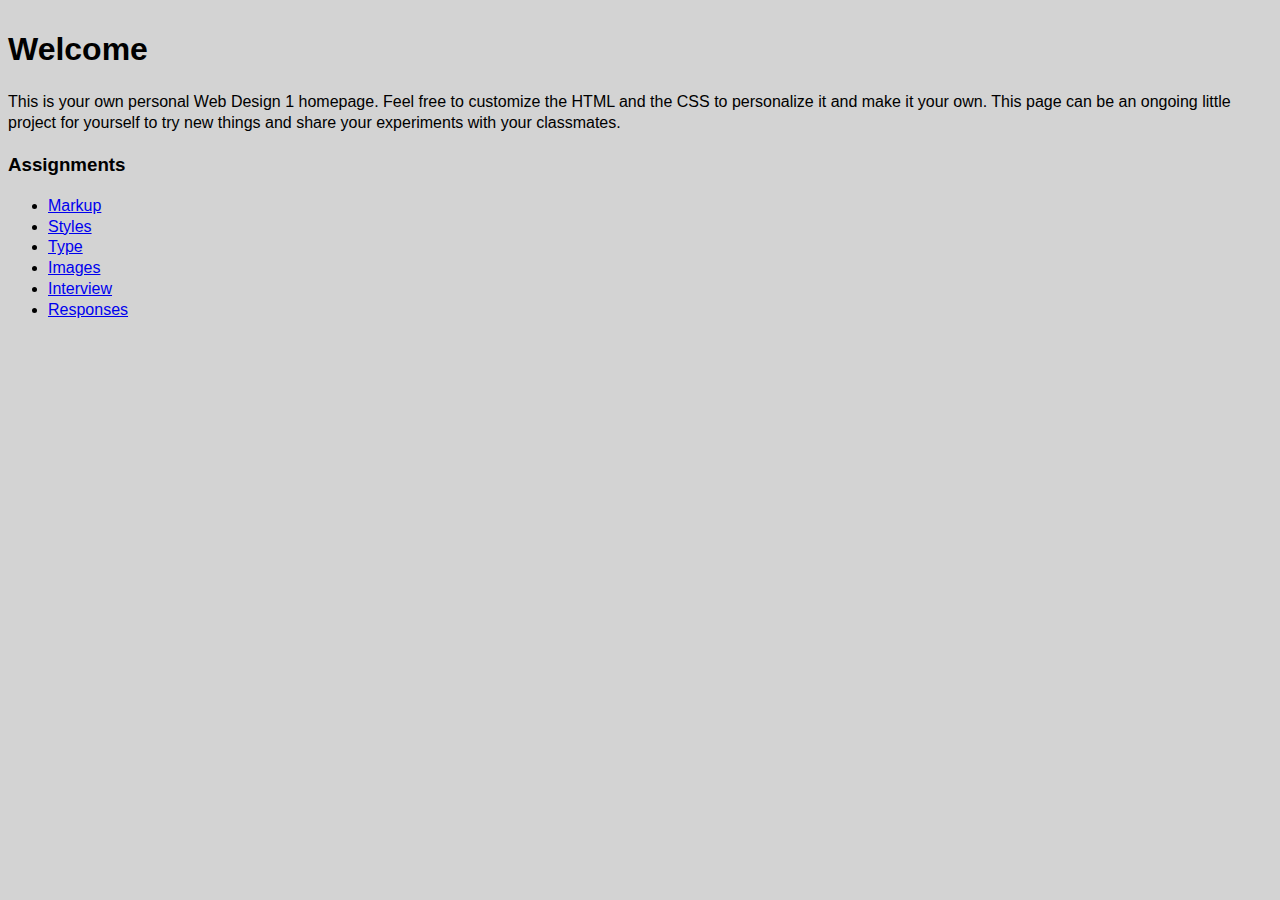
<file: index.html>
<!DOCTYPE html>
<head>
  <title>DSGN 1374</title>
  <link href="styles.css" rel="stylesheet">
</head>
<body>

  <h1>Welcome</h1>

  <p>This is your own personal Web Design 1 homepage. Feel free to customize the HTML and the CSS to personalize it and make it your own. This page can be an ongoing little project for yourself to try new things and share your experiments with your classmates.</p>

  <h3>Assignments</h3>
  <ul>
    <li>
      <a href="markup/index.html">Markup</a>
    </li>
    <li>
      <a href="styles/index.html">Styles</a>
    </li>
    <li>
      <a href="type/index.html">Type</a>
    </li>
    <li>
      <a href="images/index.html">Images</a>
    </li>
    <li>
      <a href="interview/index.html">Interview</a>
    </li>
    <li>
      <a href="responses/index.html">Responses</a>
    </li>
  </ul>

</body>
</file>
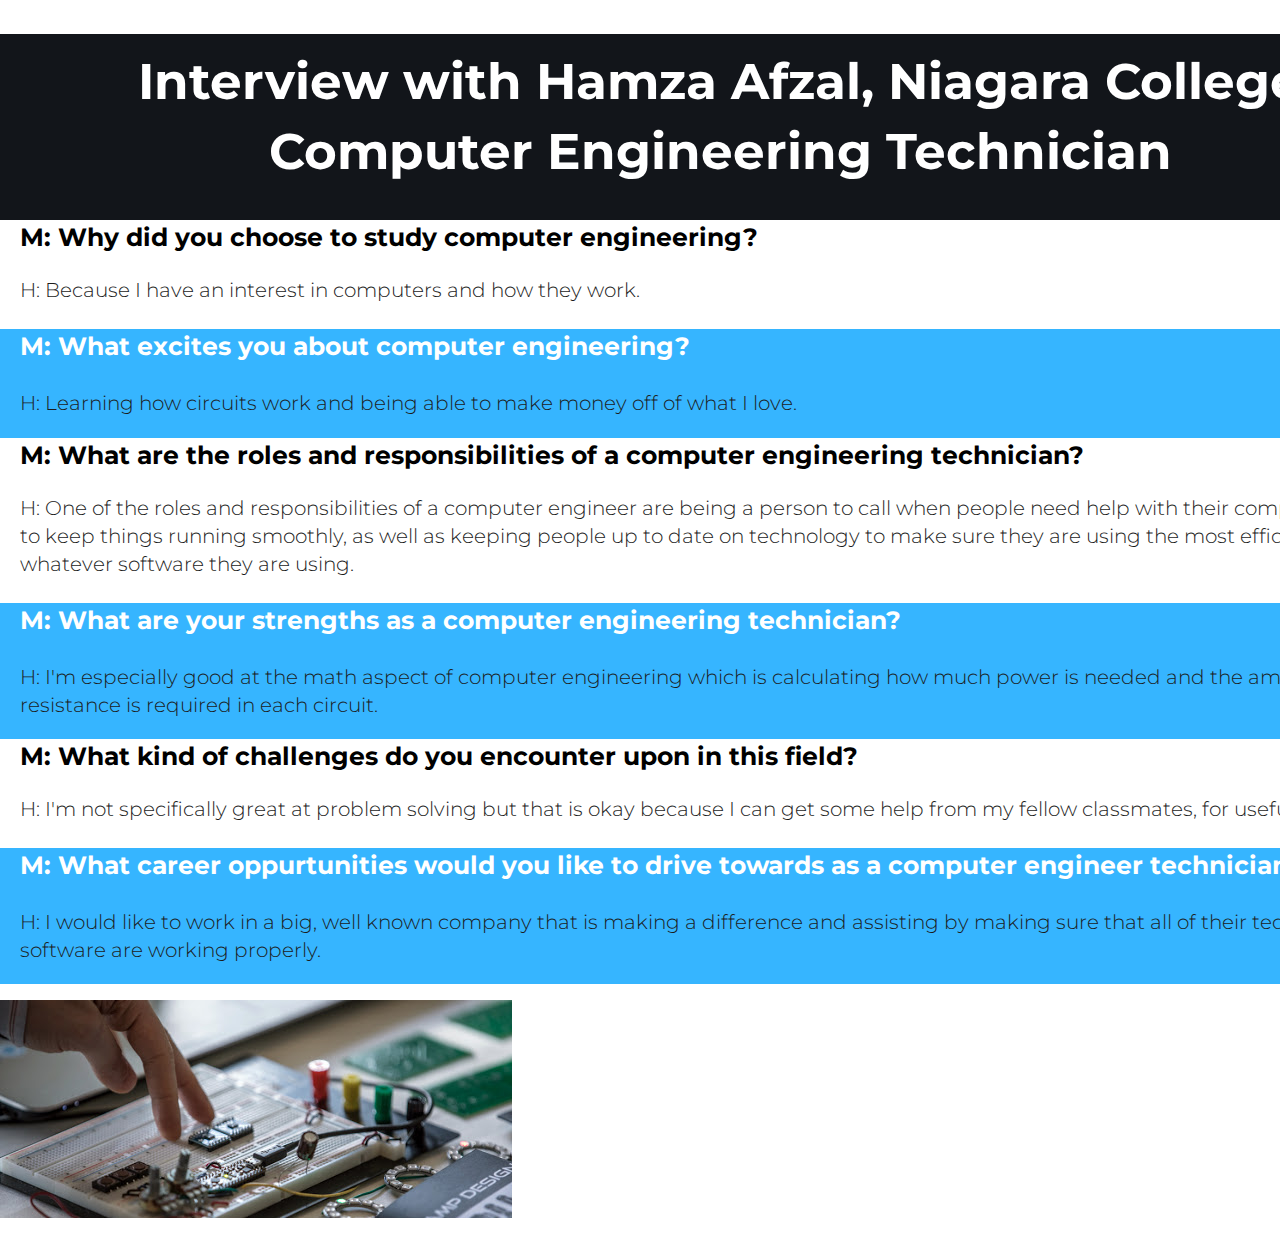
<file: interview/index.html>
<!DOCTYPE html>
<head>
	<title>Interview</title>
	<link rel="stylesheet" href="style.css">
	<link rel="preconnect" href="https://fonts.gstatic.com">
	<link href="https://fonts.googleapis.com/css2?family=Montserrat:wght@300;700&display=swap" rel="stylesheet">
	<meta name="viewport" content="width=device-width">
</head>
<body>
	<main>
	<div class="centering">
	<div class="header">
		
	<header>
		<h1>Interview with Hamza Afzal, 
		Niagara College Computer Engineering Technician</h1>

	<div class="inner_header1">


	<div class="questions">
		<h2>M: Why did you choose to study computer engineering?</h2>
	</div>
	
	<div class="answers">
		<p>H: Because I have an interest in computers and how they work.</p>
	</div>

	<div class="inner_header2">

	<div class="questions">
		<h3>M: What excites you about computer engineering?</h3>
	</div>
	
	<div class="answers">
		<p>H: Learning how circuits work and being able to make money off of what I love.</p>
	</div>

	<div class="inner_header1">
	
	<div class="questions">
		<h2>M: What are the roles and responsibilities of a computer engineering technician?</h2>
	</div>

	<div class="answers">
		<p>H: One of the roles and responsibilities of a computer engineer are being a person to call when people need help with their computer issues to keep things running smoothly, as well as keeping people up to date on technology to make sure they are using the most efficient version of whatever software they are using.</p>
	</div>

	<div class="inner_header2">

	<div class="questions">
		<h3>M: What are your strengths as a computer engineering technician?</h3>
	</div>
		
	<div class="answers">
		<p>H: I'm especially good at the math aspect of computer engineering which is calculating how much power is needed and the amount of resistance is required in each circuit.</p>
	</div>

	<div class="inner_header1">

	<div class="questions">
		<h2>M: What kind of challenges do you encounter upon in this field?</h2>
	</div>

	<div class="answers">
		<p>H: I'm not specifically great at problem solving but that is okay because I can get some help from my fellow classmates, for useful tips.</p>
	</div>

		<div class="inner_header2">

	<div class="questions">
		<h3>M: What career oppurtunities would you like to drive towards as a computer engineer technician?</h3>
	</div>

	<div class="answers">
		<p>H: I would like to work in a big, well known company that is making a difference and assisting by making sure that all of their technology and software are working properly.</p>
	</div>

	<div class="inner_header3">
	<img src="img/unnamed.jpg">









	</main>
</body>
</file>
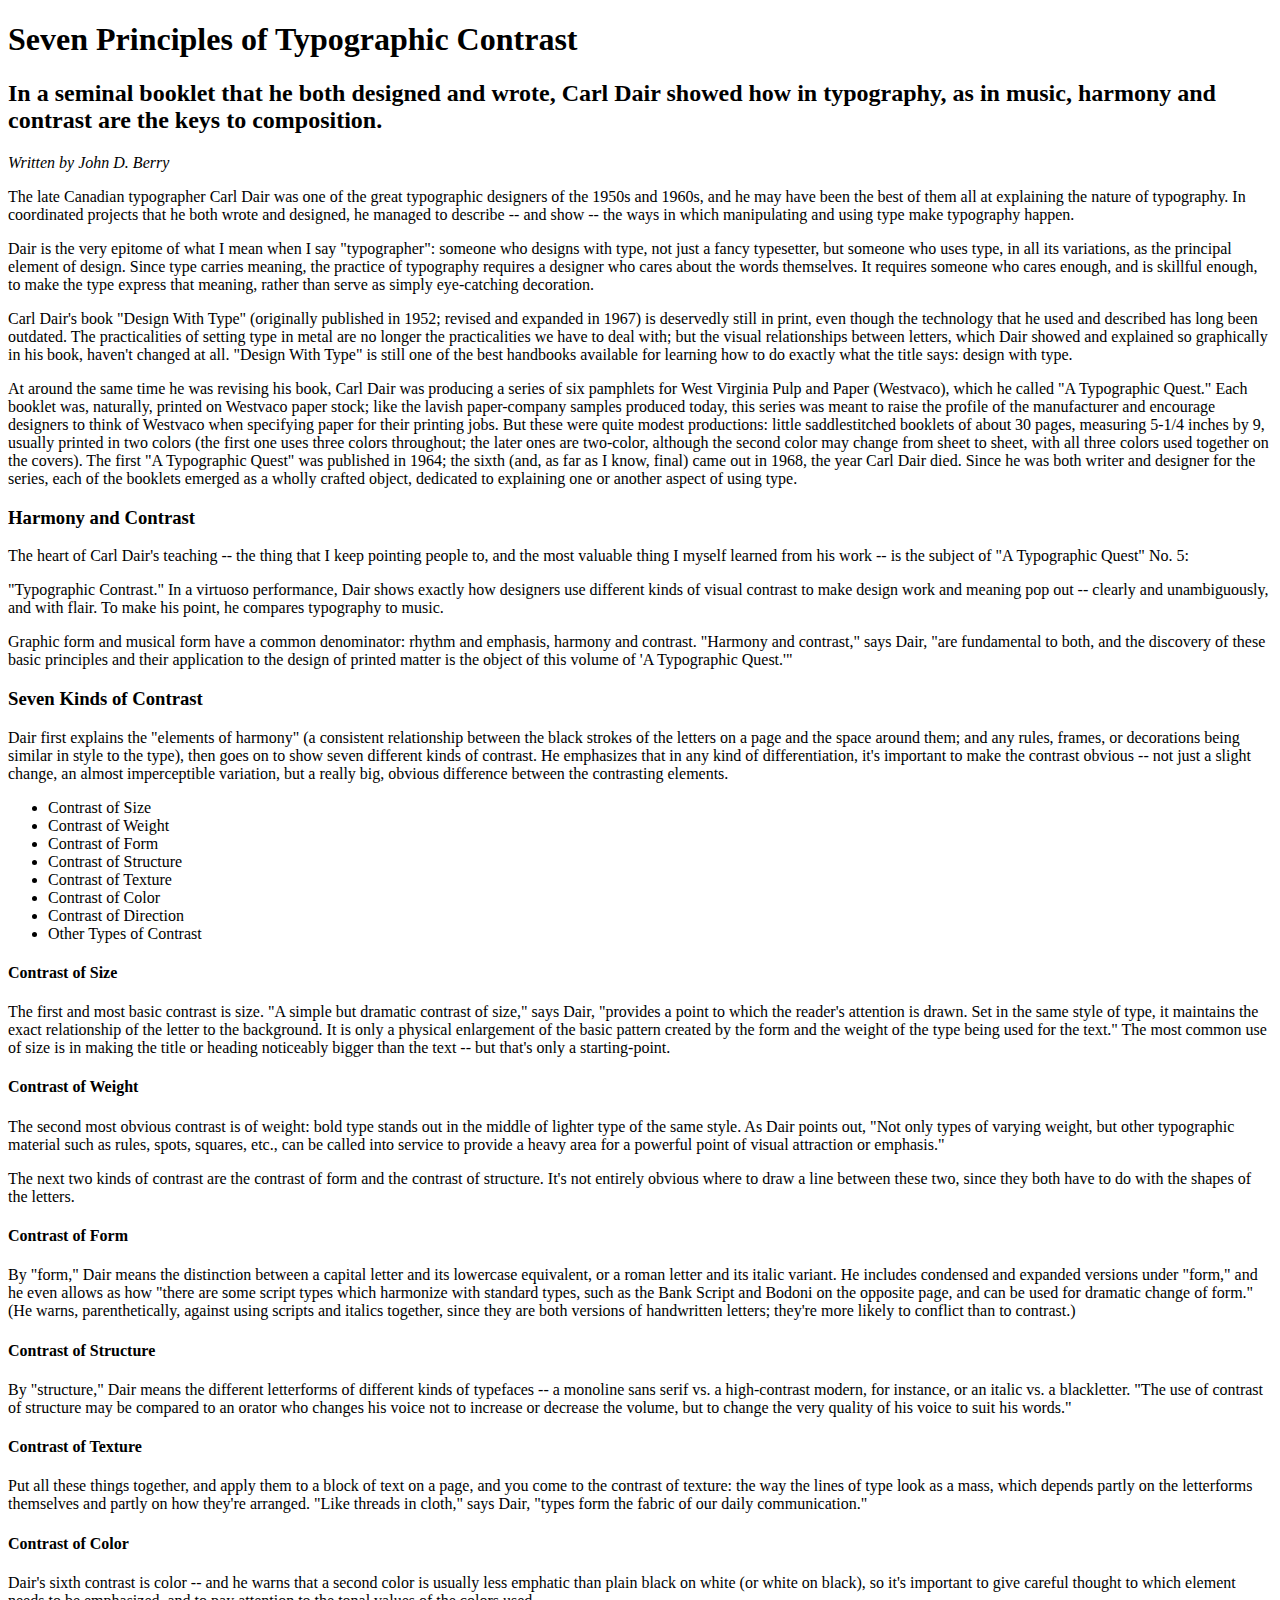
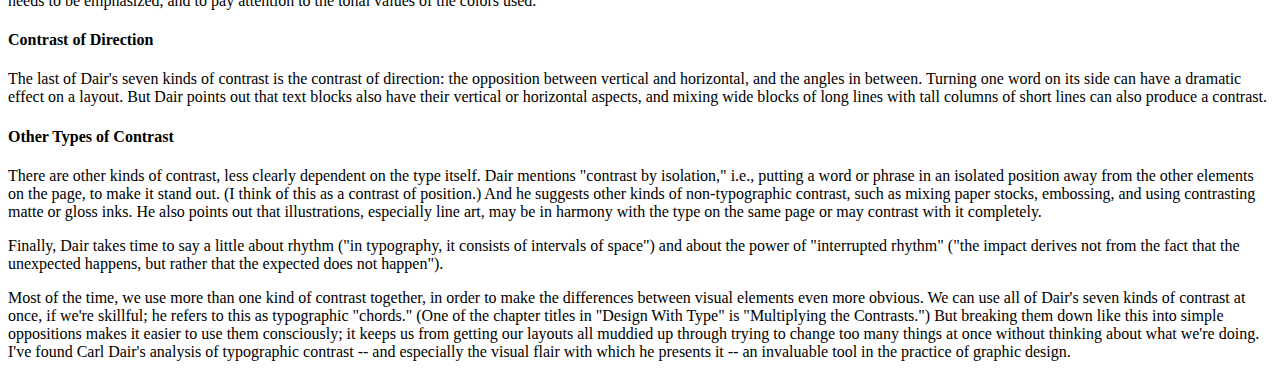
<file: markup/index.html>
<!DOCTYPE html>
<head>
	<title>Seven Principles of Typographic Contrast</title>
</head>
<body>

	<h1>Seven Principles of Typographic Contrast</h1>

	<h2>In a seminal booklet that he both designed and wrote, Carl Dair showed how in typography, as in music, harmony and contrast are the keys to composition.</h2>

	<em>Written by John D. Berry</em>

	<p>The late Canadian typographer Carl Dair was one of the great typographic designers of the 1950s and 1960s, and he may have been the best of them all at explaining the nature of typography. In coordinated projects that he both wrote and designed, he managed to describe -- and show -- the ways in which manipulating and using type make typography happen.</p>

	<p>Dair is the very epitome of what I mean when I say "typographer": someone who designs with type, not just a fancy typesetter, but someone who uses type, in all its variations, as the principal element of design. Since type carries meaning, the practice of typography requires a designer who cares about the words themselves. It requires someone who cares enough, and is skillful enough, to make the type express that meaning, rather than serve as simply eye-catching decoration.</p>

	<p>Carl Dair's book "Design With Type" (originally published in 1952; revised and expanded in 1967) is deservedly still in print, even though the technology that he used and described has long been outdated. The practicalities of setting type in metal are no longer the practicalities we have to deal with; but the visual relationships between letters, which Dair showed and explained so graphically in his book, haven't changed at all. "Design With Type" is still one of the best handbooks available for learning how to do exactly what the title says: design with type.</p>

	<p>At around the same time he was revising his book, Carl Dair was producing a series of six pamphlets for West Virginia Pulp and Paper (Westvaco), which he called "A Typographic Quest." Each booklet was, naturally, printed on Westvaco paper stock; like the lavish paper-company samples produced today, this series was meant to raise the profile of the manufacturer and encourage designers to think of Westvaco when specifying paper for their printing jobs. But these were quite modest productions: little saddlestitched booklets of about 30 pages, measuring 5-1/4 inches by 9, usually printed in two colors (the first one uses three colors throughout; the later ones are two-color, although the second color may change from sheet to sheet, with all three colors used together on the covers). The first "A Typographic Quest" was published in 1964; the sixth (and, as far as I know, final) came out in 1968, the year Carl Dair died. Since he was both writer and designer for the series, each of the booklets emerged as a wholly crafted object, dedicated to explaining one or another aspect of using type.</p>

	<h3>Harmony and Contrast</h3>

	<p>The heart of Carl Dair's teaching -- the thing that I keep pointing people to, and the most valuable thing I myself learned from his work -- is the subject of "A Typographic Quest" No. 5:</p> 

	<p>"Typographic Contrast." In a virtuoso performance, Dair shows exactly how designers use different kinds of visual contrast to make design work and meaning pop out -- clearly and unambiguously, and with flair. To make his point, he compares typography to music.</p>

	<p>Graphic form and musical form have a common denominator: rhythm and emphasis, harmony and contrast. "Harmony and contrast," says Dair, "are fundamental to both, and the discovery of these basic principles and their application to the design of printed matter is the object of this volume of 'A Typographic Quest.'"</p>

	<h3>Seven Kinds of Contrast</h3>

	<p>Dair first explains the "elements of harmony" (a consistent relationship between the black strokes of the letters on a page and the space around them; and any rules, frames, or decorations being similar in style to the type), then goes on to show seven different kinds of contrast. He emphasizes that in any kind of differentiation, it's important to make the contrast obvious -- not just a slight change, an almost imperceptible variation, but a really big, obvious difference between the contrasting elements.</p>

	<ul>
		<li>Contrast of Size</li>
		<li>Contrast of Weight</li>
		<li>Contrast of Form</li>
		<li>Contrast of Structure</li>
		<li>Contrast of Texture</li>
		<li>Contrast of Color</li>
		<li>Contrast of Direction</li>
		<li>Other Types of Contrast</li>
	</ul>

	<h4>Contrast of Size</h4>

	<p>The first and most basic contrast is size. "A simple but dramatic contrast of size," says Dair, "provides a point to which the reader's attention is drawn. Set in the same style of type, it maintains the exact relationship of the letter to the background. It is only a physical enlargement of the basic pattern created by the form and the weight of the type being used for the text." The most common use of size is in making the title or heading noticeably bigger than the text -- but that's only a starting-point.</p>

	<h4>Contrast of Weight</h4>

	<p>The second most obvious contrast is of weight: bold type stands out in the middle of lighter type of the same style. As Dair points out, "Not only types of varying weight, but other typographic material such as rules, spots, squares, etc., can be called into service to provide a heavy area for a powerful point of visual attraction or emphasis."</p>

	<p>The next two kinds of contrast are the contrast of form and the contrast of structure. It's not entirely obvious where to draw a line between these two, since they both have to do with the shapes of the letters.</p>

	<h4>Contrast of Form</h4>

	<p>By "form," Dair means the distinction between a capital letter and its lowercase equivalent, or a roman letter and its italic variant. He includes condensed and expanded versions under "form," and he even allows as how "there are some script types which harmonize with standard types, such as the Bank Script and Bodoni on the opposite page, and can be used for dramatic change of form." (He warns, parenthetically, against using scripts and italics together, since they are both versions of handwritten letters; they're more likely to conflict than to contrast.)

	<h4>Contrast of Structure</h4>

	<p>By "structure," Dair means the different letterforms of different kinds of typefaces -- a monoline sans serif vs. a high-contrast modern, for instance, or an italic vs. a blackletter. "The use of contrast of structure may be compared to an orator who changes his voice not to increase or decrease the volume, but to change the very quality of his voice to suit his words."</p>

	<h4>Contrast of Texture</h4>

	<p>Put all these things together, and apply them to a block of text on a page, and you come to the contrast of texture: the way the lines of type look as a mass, which depends partly on the letterforms themselves and partly on how they're arranged. "Like threads in cloth," says Dair, "types form the fabric of our daily communication."</p>

	<h4>Contrast of Color</h4>

	<p>Dair's sixth contrast is color -- and he warns that a second color is usually less emphatic than plain black on white (or white on black), so it's important to give careful thought to which element needs to be emphasized, and to pay attention to the tonal values of the colors used.</p>

	<h4>Contrast of Direction</h4>

	<p>The last of Dair's seven kinds of contrast is the contrast of direction: the opposition between vertical and horizontal, and the angles in between. Turning one word on its side can have a dramatic effect on a layout. But Dair points out that text blocks also have their vertical or horizontal aspects, and mixing wide blocks of long lines with tall columns of short lines can also produce a contrast.</p>

	<h4>Other Types of Contrast</h4>

	<p>There are other kinds of contrast, less clearly dependent on the type itself. Dair mentions "contrast by isolation," i.e., putting a word or phrase in an isolated position away from the other elements on the page, to make it stand out. (I think of this as a contrast of position.) And he suggests other kinds of non-typographic contrast, such as mixing paper stocks, embossing, and using contrasting matte or gloss inks. He also points out that illustrations, especially line art, may be in harmony with the type on the same page or may contrast with it completely.</p>

	<p>Finally, Dair takes time to say a little about rhythm ("in typography, it consists of intervals of space") and about the power of "interrupted rhythm" ("the impact derives not from the fact that the unexpected happens, but rather that the expected does not happen").</p>

	<p>Most of the time, we use more than one kind of contrast together, in order to make the differences between visual elements even more obvious. We can use all of Dair's seven kinds of contrast at once, if we're skillful; he refers to this as typographic "chords." (One of the chapter titles in "Design With Type" is "Multiplying the Contrasts.") But breaking them down like this into simple oppositions makes it easier to use them consciously; it keeps us from getting our layouts all muddied up through trying to change too many things at once without thinking about what we're doing. I've found Carl Dair's analysis of typographic contrast -- and especially the visual flair with which he presents it -- an invaluable tool in the practice of graphic design.</p>





</body>
</file>
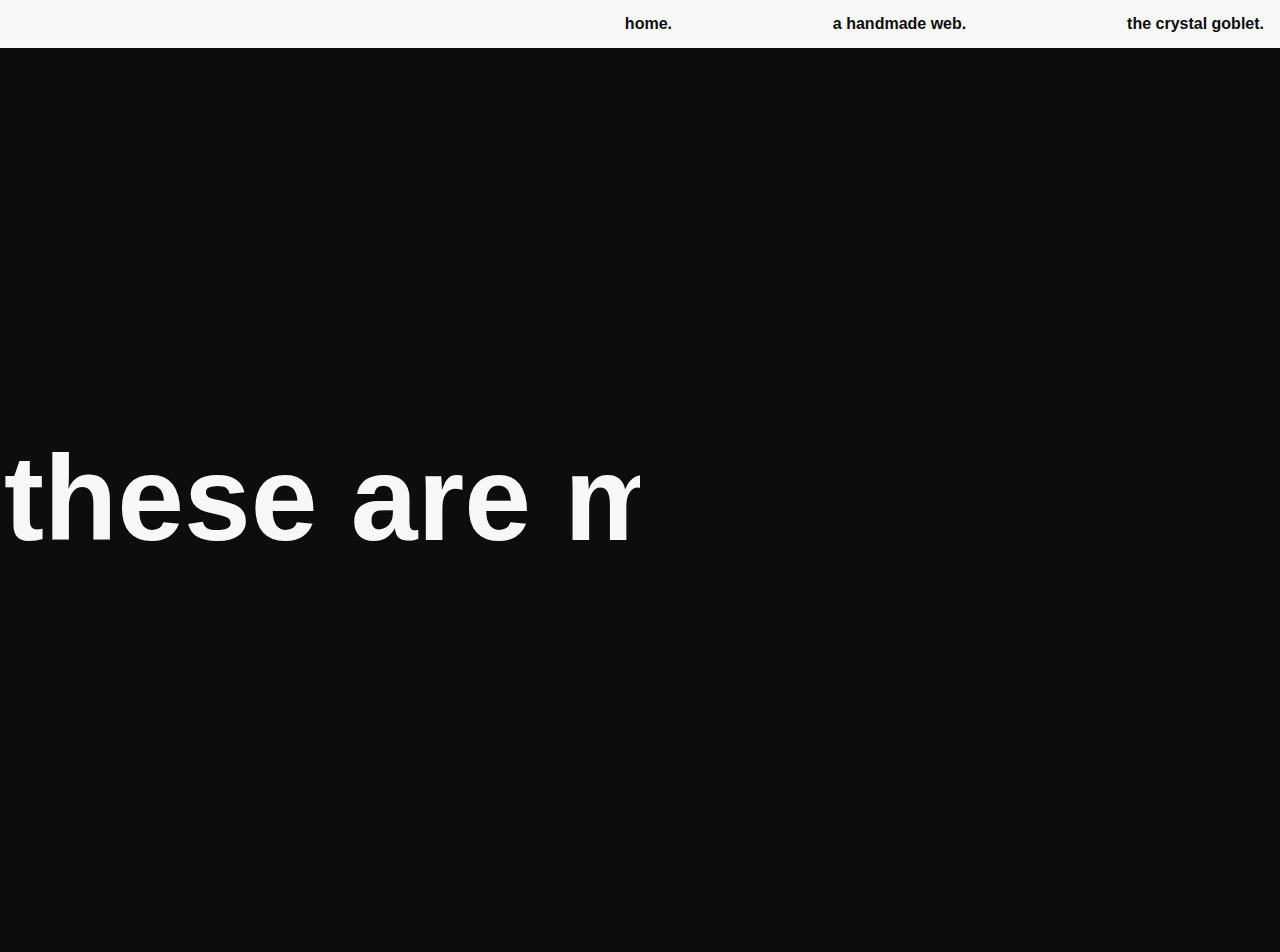
<file: responses/index.html>
<!DOCTYPE html>
<head>
	<title>Responses</title>
	<link rel="stylesheet" href="style.css">
	<meta name="viewport" content="width=device-width">
</head>
<body>
	
		<!-- site header -->
	<header>

		<nav>
			<a href="index.html">home.</a>
			<a href="response1.html"> a handmade web.</a>
			<a href="response2.html"> the crystal goblet.</a>
		</nav>
		
	</header>
	<!-- /end site header -->

	<main>

	<div class="grid">

			<div class="item">
				<h1> these are my responses.</h1>
				
		
				
			
        </div>  
    </h2>


			</div> <!-- /end item -->

		</div> <!-- /end grid -->

	</main>
</body>
</file>
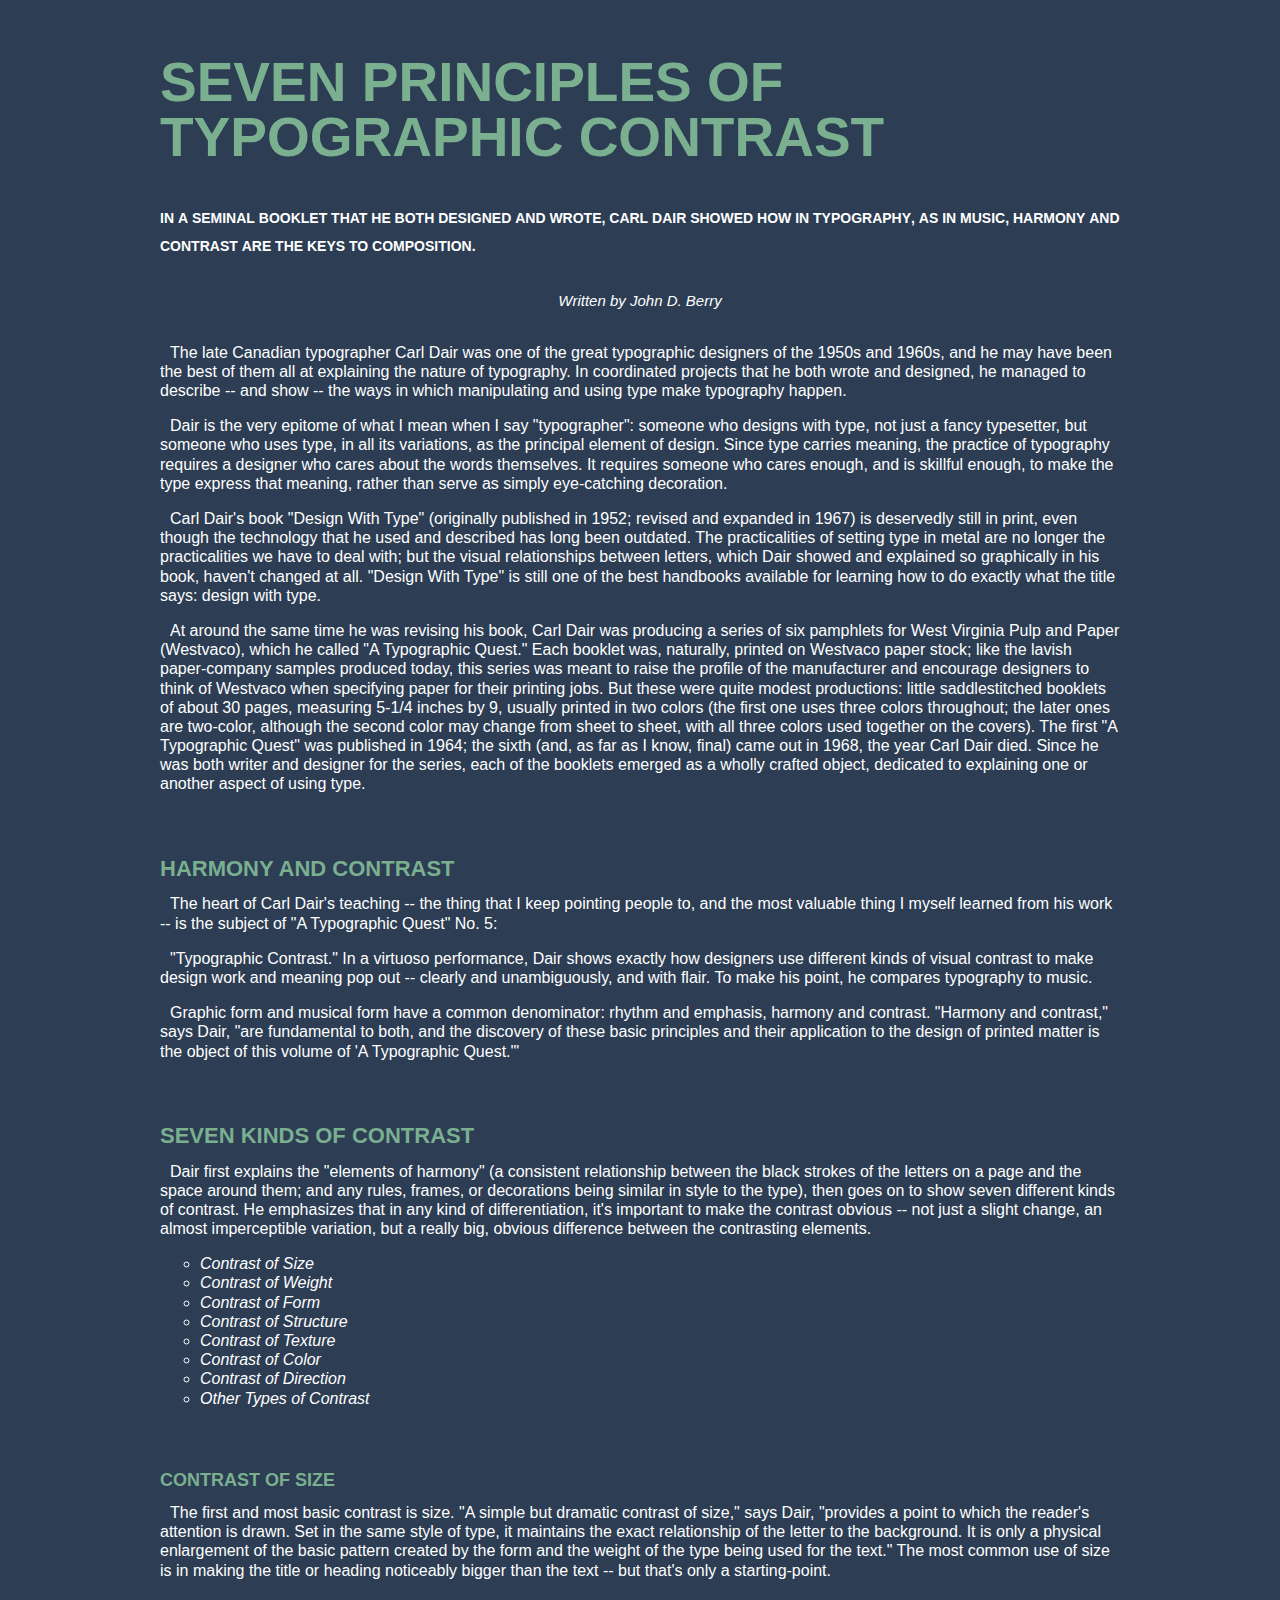
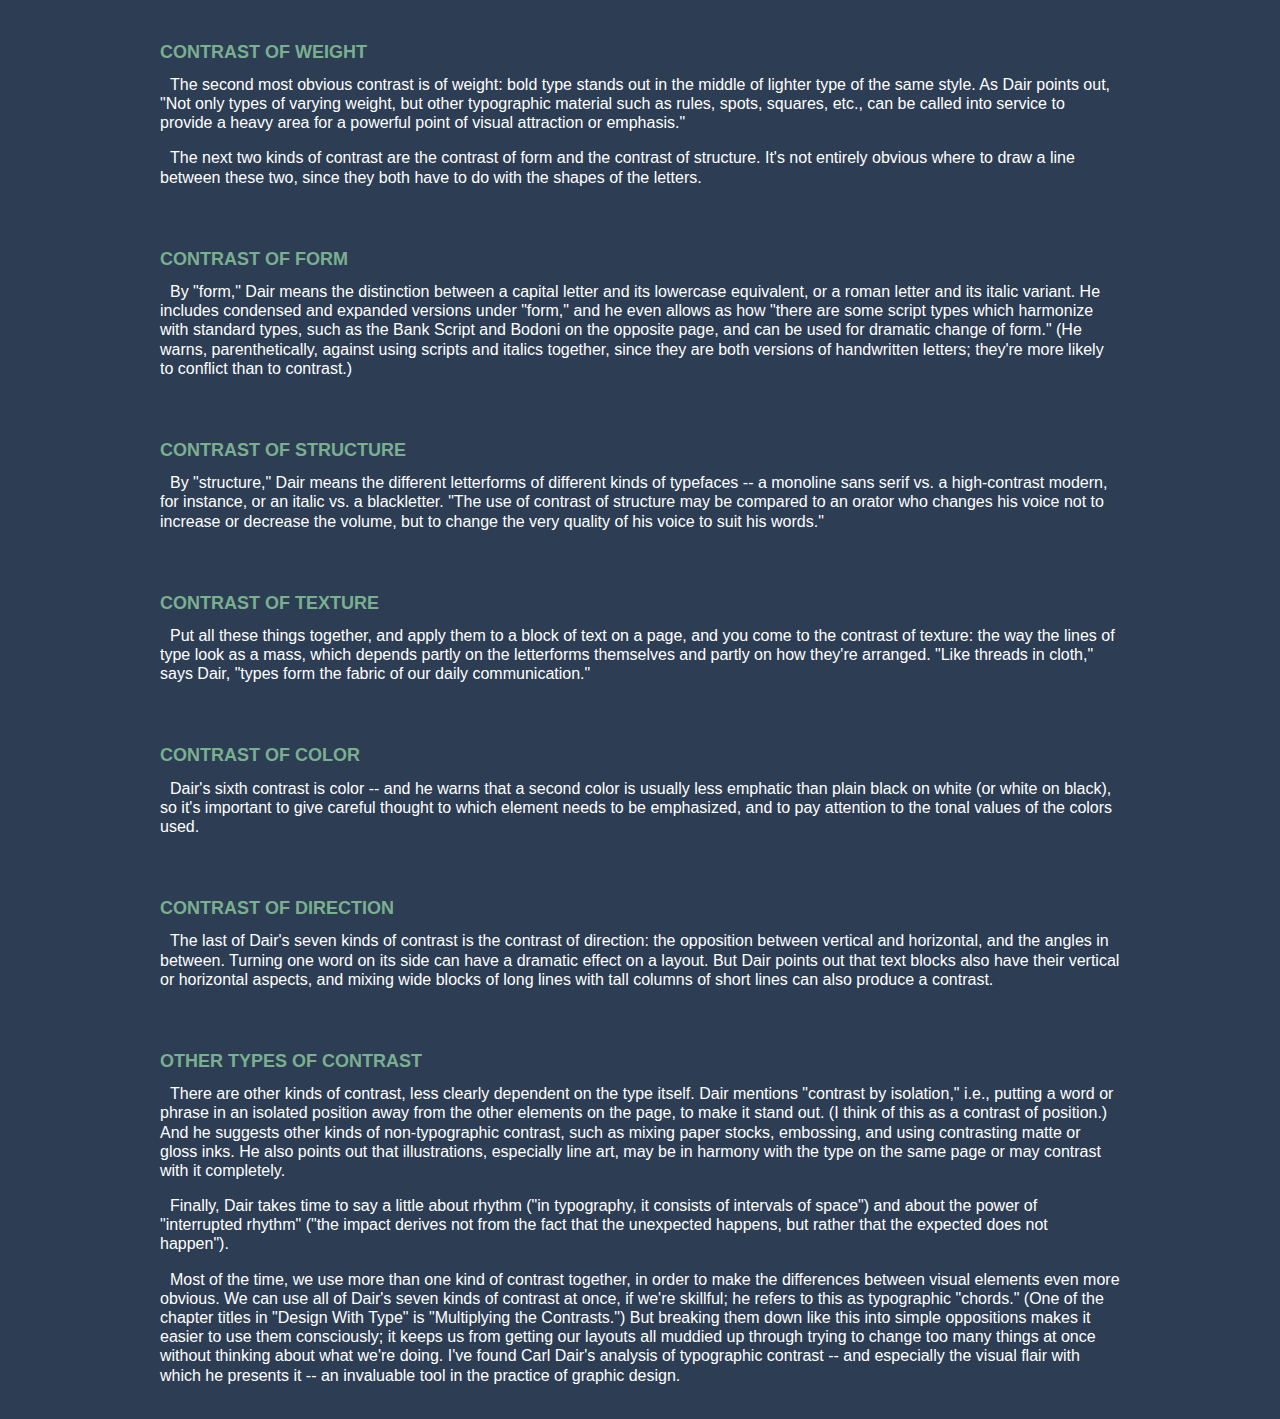
<file: styles/index.html>
<!DOCTYPE html>
<head>
	<title>Seven Principles of Typographic Contrast</title>
	<link rel="stylesheet" href="style.css">
</head>
<body>

	<h1>Seven Principles of Typographic Contrast</h1>

	<h2>In a seminal booklet that he both designed and wrote, Carl Dair showed how in typography, as in music, harmony and contrast are the keys to composition.</h2>

	<em>Written by John D. Berry</em>

	<p>The late Canadian typographer Carl Dair was one of the great typographic designers of the 1950s and 1960s, and he may have been the best of them all at explaining the nature of typography. In coordinated projects that he both wrote and designed, he managed to describe -- and show -- the ways in which manipulating and using type make typography happen.</p>

	<p>Dair is the very epitome of what I mean when I say "typographer": someone who designs with type, not just a fancy typesetter, but someone who uses type, in all its variations, as the principal element of design. Since type carries meaning, the practice of typography requires a designer who cares about the words themselves. It requires someone who cares enough, and is skillful enough, to make the type express that meaning, rather than serve as simply eye-catching decoration.</p>

	<p>Carl Dair's book "Design With Type" (originally published in 1952; revised and expanded in 1967) is deservedly still in print, even though the technology that he used and described has long been outdated. The practicalities of setting type in metal are no longer the practicalities we have to deal with; but the visual relationships between letters, which Dair showed and explained so graphically in his book, haven't changed at all. "Design With Type" is still one of the best handbooks available for learning how to do exactly what the title says: design with type.</p>

	<p>At around the same time he was revising his book, Carl Dair was producing a series of six pamphlets for West Virginia Pulp and Paper (Westvaco), which he called "A Typographic Quest." Each booklet was, naturally, printed on Westvaco paper stock; like the lavish paper-company samples produced today, this series was meant to raise the profile of the manufacturer and encourage designers to think of Westvaco when specifying paper for their printing jobs. But these were quite modest productions: little saddlestitched booklets of about 30 pages, measuring 5-1/4 inches by 9, usually printed in two colors (the first one uses three colors throughout; the later ones are two-color, although the second color may change from sheet to sheet, with all three colors used together on the covers). The first "A Typographic Quest" was published in 1964; the sixth (and, as far as I know, final) came out in 1968, the year Carl Dair died. Since he was both writer and designer for the series, each of the booklets emerged as a wholly crafted object, dedicated to explaining one or another aspect of using type.</p>

	<h3>Harmony and Contrast</h3>

	<p>The heart of Carl Dair's teaching -- the thing that I keep pointing people to, and the most valuable thing I myself learned from his work -- is the subject of "A Typographic Quest" No. 5:</p> 

	<p>"Typographic Contrast." In a virtuoso performance, Dair shows exactly how designers use different kinds of visual contrast to make design work and meaning pop out -- clearly and unambiguously, and with flair. To make his point, he compares typography to music.</p>

	<p>Graphic form and musical form have a common denominator: rhythm and emphasis, harmony and contrast. "Harmony and contrast," says Dair, "are fundamental to both, and the discovery of these basic principles and their application to the design of printed matter is the object of this volume of 'A Typographic Quest.'"</p>

	<h3>Seven Kinds of Contrast</h3>

	<p>Dair first explains the "elements of harmony" (a consistent relationship between the black strokes of the letters on a page and the space around them; and any rules, frames, or decorations being similar in style to the type), then goes on to show seven different kinds of contrast. He emphasizes that in any kind of differentiation, it's important to make the contrast obvious -- not just a slight change, an almost imperceptible variation, but a really big, obvious difference between the contrasting elements.</p>

	<ul>
		<li>Contrast of Size</li>
		<li>Contrast of Weight</li>
		<li>Contrast of Form</li>
		<li>Contrast of Structure</li>
		<li>Contrast of Texture</li>
		<li>Contrast of Color</li>
		<li>Contrast of Direction</li>
		<li>Other Types of Contrast</li>
	</ul>

	<h4>Contrast of Size</h4>

	<p>The first and most basic contrast is size. "A simple but dramatic contrast of size," says Dair, "provides a point to which the reader's attention is drawn. Set in the same style of type, it maintains the exact relationship of the letter to the background. It is only a physical enlargement of the basic pattern created by the form and the weight of the type being used for the text." The most common use of size is in making the title or heading noticeably bigger than the text -- but that's only a starting-point.</p>

	<h4>Contrast of Weight</h4>

	<p>The second most obvious contrast is of weight: bold type stands out in the middle of lighter type of the same style. As Dair points out, "Not only types of varying weight, but other typographic material such as rules, spots, squares, etc., can be called into service to provide a heavy area for a powerful point of visual attraction or emphasis."</p>

	<p>The next two kinds of contrast are the contrast of form and the contrast of structure. It's not entirely obvious where to draw a line between these two, since they both have to do with the shapes of the letters.</p>

	<h4>Contrast of Form</h4>

	<p>By "form," Dair means the distinction between a capital letter and its lowercase equivalent, or a roman letter and its italic variant. He includes condensed and expanded versions under "form," and he even allows as how "there are some script types which harmonize with standard types, such as the Bank Script and Bodoni on the opposite page, and can be used for dramatic change of form." (He warns, parenthetically, against using scripts and italics together, since they are both versions of handwritten letters; they're more likely to conflict than to contrast.)

	<h4>Contrast of Structure</h4>

	<p>By "structure," Dair means the different letterforms of different kinds of typefaces -- a monoline sans serif vs. a high-contrast modern, for instance, or an italic vs. a blackletter. "The use of contrast of structure may be compared to an orator who changes his voice not to increase or decrease the volume, but to change the very quality of his voice to suit his words."</p>

	<h4>Contrast of Texture</h4>

	<p>Put all these things together, and apply them to a block of text on a page, and you come to the contrast of texture: the way the lines of type look as a mass, which depends partly on the letterforms themselves and partly on how they're arranged. "Like threads in cloth," says Dair, "types form the fabric of our daily communication."</p>

	<h4>Contrast of Color</h4>

	<p>Dair's sixth contrast is color -- and he warns that a second color is usually less emphatic than plain black on white (or white on black), so it's important to give careful thought to which element needs to be emphasized, and to pay attention to the tonal values of the colors used.</p>

	<h4>Contrast of Direction</h4>

	<p>The last of Dair's seven kinds of contrast is the contrast of direction: the opposition between vertical and horizontal, and the angles in between. Turning one word on its side can have a dramatic effect on a layout. But Dair points out that text blocks also have their vertical or horizontal aspects, and mixing wide blocks of long lines with tall columns of short lines can also produce a contrast.</p>

	<h4>Other Types of Contrast</h4>

	<p>There are other kinds of contrast, less clearly dependent on the type itself. Dair mentions "contrast by isolation," i.e., putting a word or phrase in an isolated position away from the other elements on the page, to make it stand out. (I think of this as a contrast of position.) And he suggests other kinds of non-typographic contrast, such as mixing paper stocks, embossing, and using contrasting matte or gloss inks. He also points out that illustrations, especially line art, may be in harmony with the type on the same page or may contrast with it completely.</p>

	<p>Finally, Dair takes time to say a little about rhythm ("in typography, it consists of intervals of space") and about the power of "interrupted rhythm" ("the impact derives not from the fact that the unexpected happens, but rather that the expected does not happen").</p>

	<p>Most of the time, we use more than one kind of contrast together, in order to make the differences between visual elements even more obvious. We can use all of Dair's seven kinds of contrast at once, if we're skillful; he refers to this as typographic "chords." (One of the chapter titles in "Design With Type" is "Multiplying the Contrasts.") But breaking them down like this into simple oppositions makes it easier to use them consciously; it keeps us from getting our layouts all muddied up through trying to change too many things at once without thinking about what we're doing. I've found Carl Dair's analysis of typographic contrast -- and especially the visual flair with which he presents it -- an invaluable tool in the practice of graphic design.</p>
	
</body>
</file>
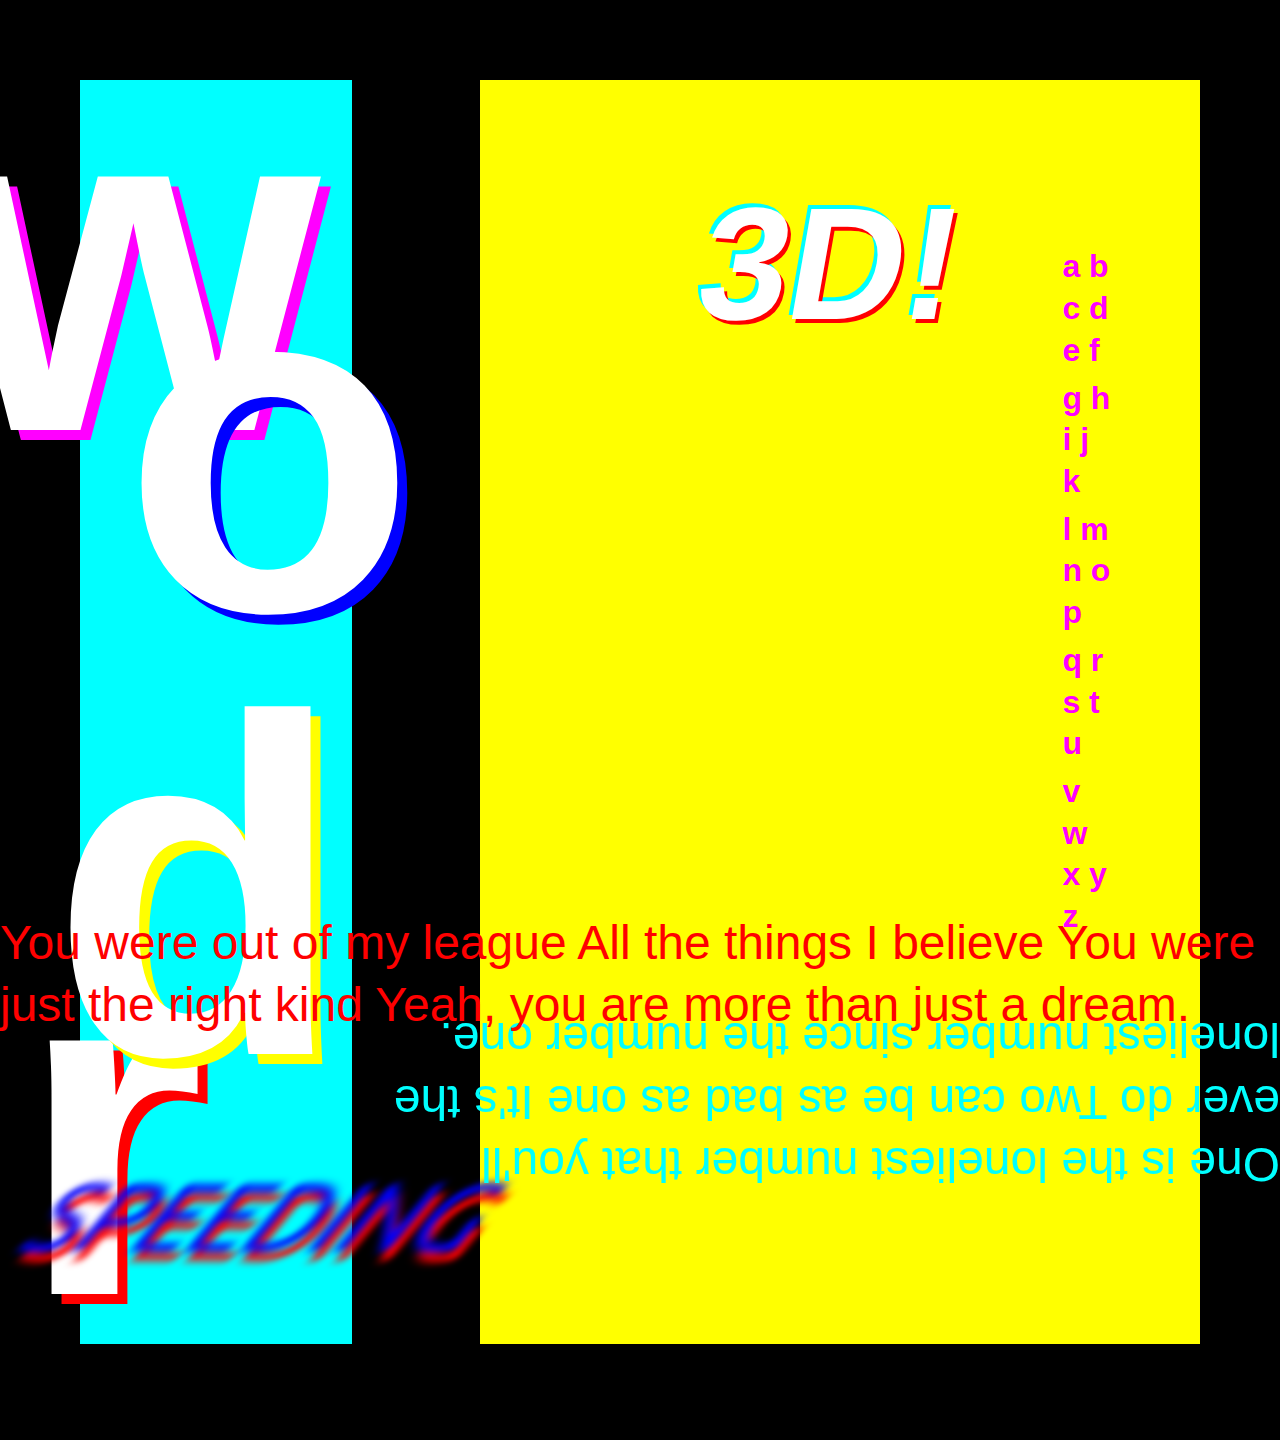
<file: type/index.html>
<!DOCTYPE html>
<head>
	<title>Type</title>
	<link rel="stylesheet" href="styles.css">
	<link href="https://fonts.googleapis.com/css2?family=Rokkitt&family=Ubuntu:wght@400;500;700&display=swap" rel="stylesheet">

</head>
<body>
	<main>
		<p class="alphabet"> a b c d e f </p>
		<p class="alphabet"> g h i j k </p>
		<p class="alphabet"> l m n o p </p>
		<p class="alphabet"> q r s t u </p>
		<p class="alphabet"> v w x y z </p>

		<h1>w</h1>
		
		<h2>o</h2>
		
		<h3>r</h3>
		
		<h4>d</h4>

		<p class="angled-blur">SPEEDING</p>

		<p class ="lyrics">One is the loneliest number that you'll ever do Two can be as bad as one
		It's the loneliest number since the number one.</p>

		<p class="cool">3D!</p>
	
		<p class="lyrics2">You were out of my league All the things I believe
		You were just the right kind
		Yeah, you are more than just a dream.</p>





	</main>
</body>
</file>
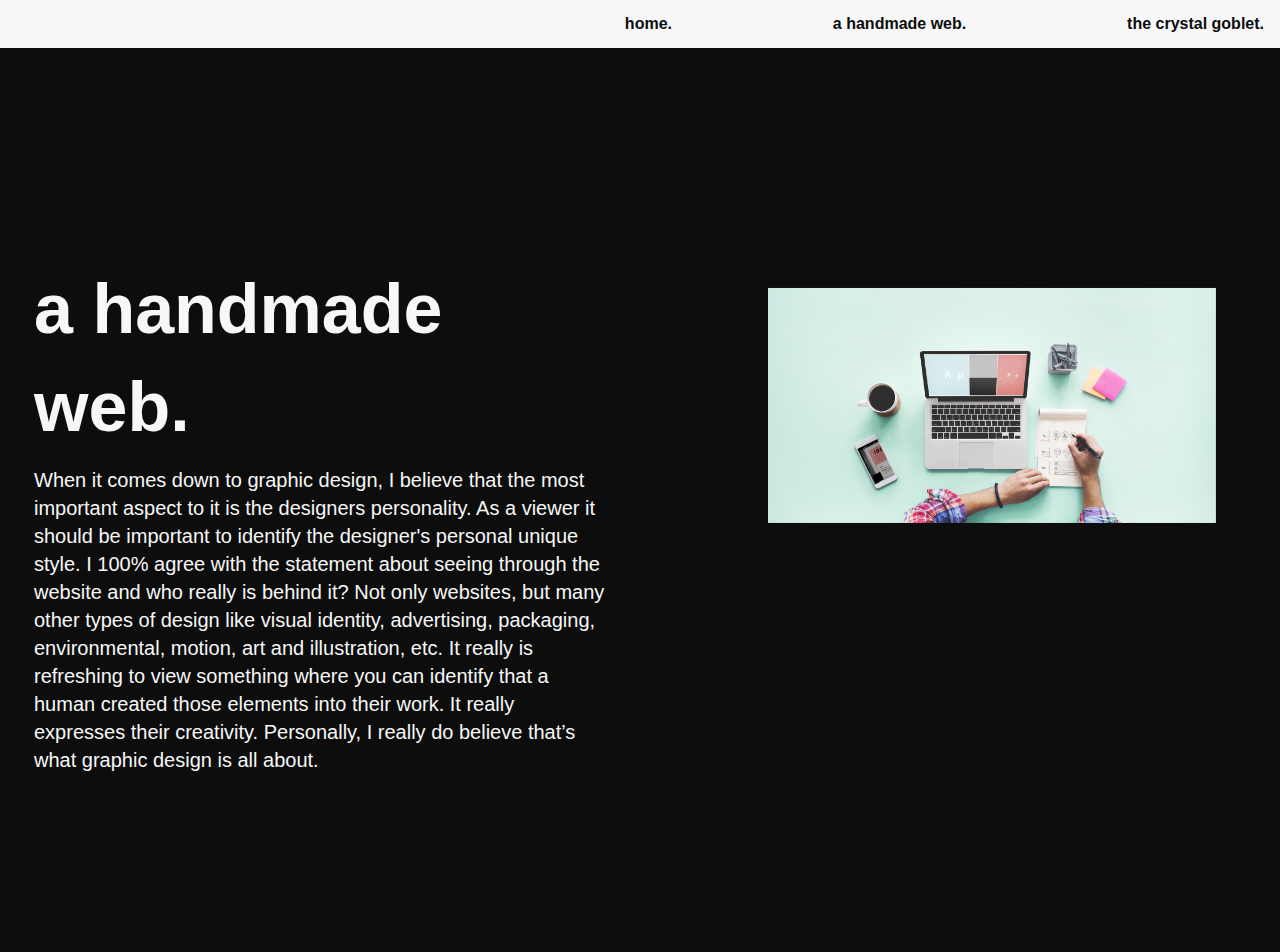
<file: responses/response1.html>
<!DOCTYPE html>
<head>
	<title>Responses | A Handmade Web.</title>
	<link rel="stylesheet" href="style.css">
	<meta name="viewport" content="width=device-width">
</head>
<body>

	<!-- site header -->
	<header>

		<nav>
			<a href="index.html">home.</a>
			<a href="response1.html"> a handmade web.</a>
			<a href="response2.html"> the crystal goblet.</a>
		</nav>
		
	</header>
	<!-- /end site header -->


	<main>
		<!-- Your code goes here, delete my code, you can do better -->
			<div class="item">
		<img src="img/web.jpg" alt="web">
			</div>



		<div class="grid">

			<div class="item">
				<h2>a handmade web.</h2>
				<p>When it comes down to graphic design, I believe that the most important aspect to it is the designers personality. As a viewer it should be important to identify the designer's personal unique style. I 100% agree with the statement about seeing through the website and who really is behind it? Not only websites, but many other types of design like visual identity, advertising, packaging, environmental, motion, art and illustration, etc. It really is refreshing to view something where you can identify that a human created those elements into their work. It really expresses their creativity. Personally, I really do believe that’s what graphic design is all about.</p>
			</div> <!-- /end item -->

	</div> <!-- /end grid -->

	</main>
</body>
</file>
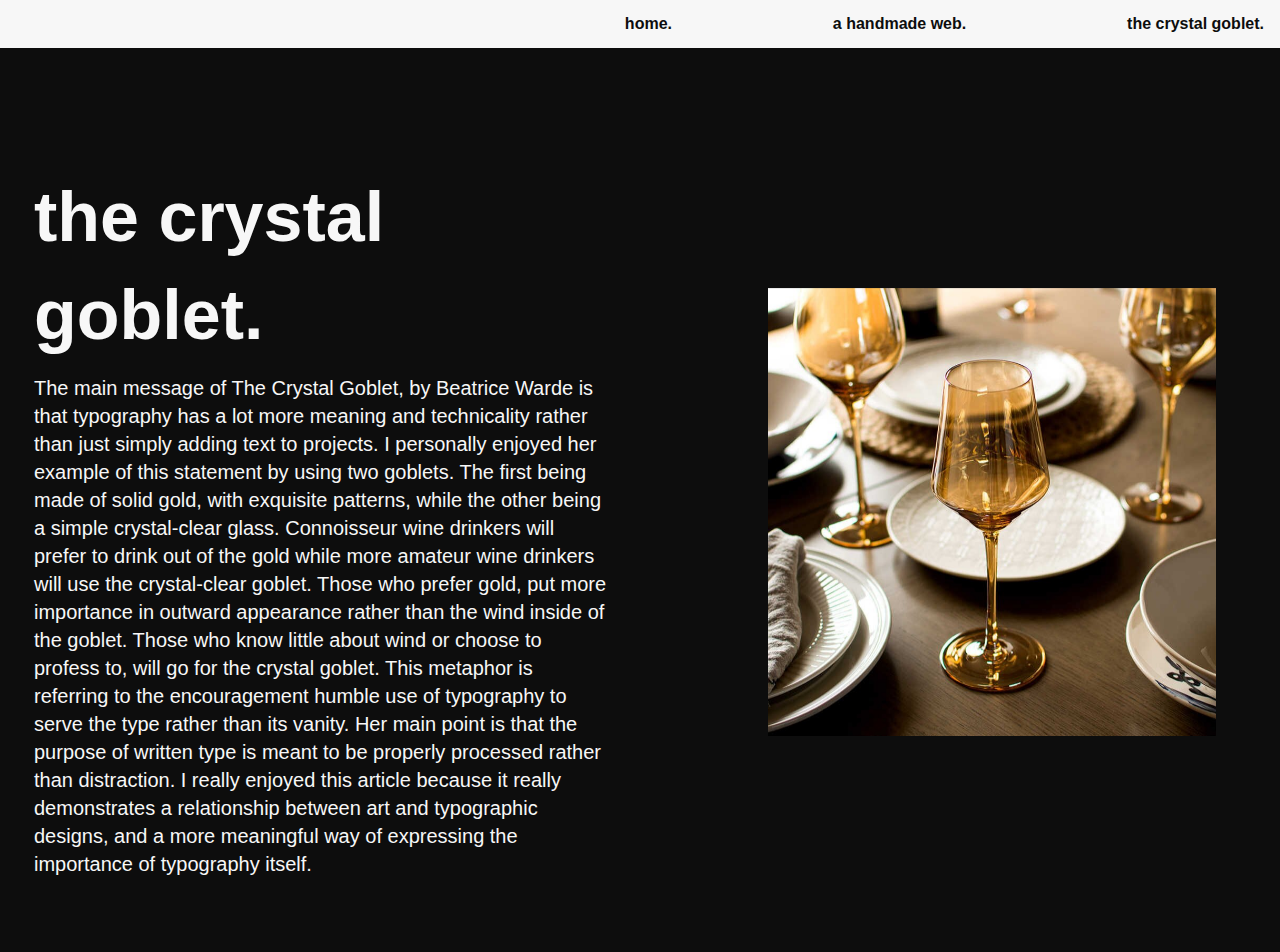
<file: responses/response2.html>
<!DOCTYPE html>
<head>
	<title>Responses | The Crystal Goblet</title>
	<link rel="stylesheet" href="style.css">
	<meta name="viewport" content="width=device-width">
</head>
<body>

	<!-- site header -->
	<header>

		<nav>
			<a href="index.html">home.</a>
			<a href="response1.html"> a handmade web.</a>
			<a href="response2.html"> the crystal goblet.</a>
		</nav>
		
	</header>
	<!-- /end site header -->
	

	<main>
		<!-- Your code goes here, delete my code, you can do better -->
		
	<img src="img/goblet.jpg" alt="goblet">

		<div class="grid">

			<div class="item">
				<h3>the crystal goblet.</h3>
				<p>The main message of The Crystal Goblet, by Beatrice Warde is that typography has a lot more meaning and technicality rather than just simply adding text to projects. I personally enjoyed her example of this statement by using two goblets. The first being made of solid gold, with exquisite patterns, while the other being a simple crystal-clear glass. Connoisseur wine drinkers will prefer to drink out of the gold while more amateur wine drinkers will use the crystal-clear goblet. Those who prefer gold, put more importance in outward appearance rather than the wind inside of the goblet. Those who know little about wind or choose to profess to, will go for the crystal goblet. This metaphor is referring to the encouragement humble use of typography to serve the type rather than its vanity. Her main point is that the purpose of written type is meant to be properly processed rather than distraction. I really enjoyed this article because it really demonstrates a relationship between art and typographic designs, and a more meaningful way of expressing the importance of typography itself. </p>
			</div> <!-- /end item -->

	</div> <!-- /end grid -->

	</main>
</body>
</file>
<file: styles.css>
* {
  box-sizing: border-box;
}
body {
  font-size: 16px;
  font-weight: normal;
  line-height: 1.3;
  max-width: 100%;
  margin: 0;
  padding: 0.5em;
  background: lightgrey;
  color: black;
  font-family: helvetica, arial, roboto, sans-serif;
}
</file>
<file: interview/style.css>
/* Interview */

* {
	box-sizing: border-box;
}

body {
	background-color: white;
	color: black;
	font-family: 'Montserrat', Arial, sans-serif;
	font-weight: normal;
	line-height: 1.4;
	font-size: 16px;
	margin: 0em;
}

h1 {
	font-size: 50px;
	color: white;
	text-align: center;
	font-family: 'Montserrat', sans-serif;
	font-weight: 700;
	padding-top: 10pt;
}

h2 {
	font-size: 25px;
	color: black;
	text-align: left;
	font-family: 'Montserrat', sans-serif;
	font-weight: 700;
	margin-left: 15pt


}

p {
	font-size: 20px;
	color: #1c1c1c;
	text-align: left;
	font-family: 'Montserrat', sans-serif;
	font-weight: 300;
	margin: 1em;



}


h3 {
	font-size: 25px;
	color: white;
	text-align: left;
	font-family: 'Montserrat', sans-serif;
	font-style: bold;
	margin-left: 15pt

}
.container {

	display: grid;
	grid-template-columns: 100%
}

.header{
	width: 100%;
	height: 200px;
	display: block;
	background-color: #12151a; 
}

.inner_header1{
	width: 100%;
	height: 100px;
	display: block;
	margin: 0 auto;
	background-color: white;


}

.inner_header2{
	width: 100%;
	height: auto;
	display: block;
	margin: 0em;
	background-color: #36b5ff;
}

.inner_header3{
	width: 100%;
	height: 100px;
	display: block;
	margin: 0 auto;
	background-color: white;
}

.centering{
	margin: 0 auto;
    width: 90em;
    position: relative;


}

img {
	max-width: 100%;
	padding-top: 1em;
	padding-bottom: 1em;
}



}
</file>
<file: responses/style.css>
/* Responses */

* {
	box-sizing: border-box;
}

body {
	background-color: #0d0d0d;
	color: #f7f7f7;
	font-family: Helvetica, sans-serif;
	font-weight: normal;
	line-height: 1.4;
	font-size: 16px;
	margin: 0.25em;
	padding: 0;
}

img {
	max-width: 35%;
	height: auto;
	position: absolute;right: 5%;
	padding-top: 15em;

}



/* Typography */
h3 {
 	font-weight: bold;
	font-family: Helvetica;  
    font-size: 70px;
    color: #f7f7f7;
    text-align: left;
    padding: 30px;
    margin-bottom: -1em;
}


h2 {
 	font-weight: bold;
	font-family: Helvetica;  
    font-size: 70px;
    color: #f7f7f7;
    text-align: left;
    padding: 30px;
    margin-bottom: -1em;
}

p {

	font-family: Helvetica;  
    font-size: 20px;
    color: #f7f7f7;
    text-align: left;
    padding: 30px;

}





h1 {
	font-size: 4em;
	font-weight: bold;
	white-space: nowrap;
    overflow: hidden;    
    font-family: Helvetica;  
    font-size: 120px;
    color: #f7f7f7;
    text-align: center;
}

	/* animation */
h1 {
 	animation: animated-text 2s steps(30,end) 1s 1 normal both;
}

	/* text animation */
 @keyframes animated-text{
 	 from{width: 0;}
     to{width: 1850px;}
 }



}


h3 {
	font-size: 1em;
	font-weight: bold;
	text-transform: uppercase;
	margin: 0 0 1em 0;
}





.button {
	border: 1px solid blue;
	border-radius: 2em;
	padding: 0.25em 1em;
	text-decoration: none;
	text-transform: uppercase;
	display: inline-block;
	margin: 0 0 1em 0;
}

.button:hover {
	background-color: purple;
	color: white;
}




/* Grid */

.grid {
	display: grid;
	grid-template-columns: 100%;
	align-content: center;
	min-height: 100vh;
}

.items {
	padding: 0.5em;
}

@media (min-width: 40em) {
	.grid {
		grid-template-columns: 50% 50%;
	}
}



/* Navigation */

main {
	margin-top: 3em;
}

header {
	position: fixed;
	top: 0;
	left: 0;
	background-color: #f7f7f7;
	width: 100%;
	height: 3em;

}

nav {
	display: grid;
	grid-template-columns: repeat(3, auto);
	width: 50em;
	height: 3em;
	align-items: center;
	position: absolute;
	text-align: right;
	right: 1em;
}

nav a {
	color: #0d0d0d;
	text-decoration: blink;
	font-weight: bold;
	transition: color 0.3s;
}

nav a:hover {
	color: #f72525;
}
</file>
<file: styles/style.css>
body {
	background-color: #2c3d54;
	color: white;
	font-family:  "Helvetica", sans-serif;
	font-weight: normal;
	line-height: 1.4;
	font-size: 16px;
	max-width: 60em;
	margin-right: auto;
	margin-left: auto;
	padding: 10px;
}

h1 {
	text-align: left;
	font-weight: bolder;
	text-transform: uppercase;
	color: #7aaf8f;
	font-size: 55px;
	line-height: 1



}

h2 {
	text-align:left;
	font-size: 20px ; 
	font-weight: normal;
	font-weight: bold;
	font-variant-caps: all-small-caps;

}

h3 {
	font-weight: bold;
	text-transform: uppercase;
	color: #7aaf8f;
	margin-top: 60px;
	margin-bottom: 10px;
	font-size: 22px;

}

h4 {
	font-weight: bold;
	text-transform: uppercase;
	color: #7aaf8f;
	margin-top: 60px;
	margin-bottom: 10px;
	font-size: 18px;

}

p {
	margin-top: 0;
	margin-bottom: 16px;
	text-indent: 10px;
	line-height: 1.2;

}

em{
	color: white;
	display: block;
	margin-bottom: 32px;
	margin-top: 32px;
	text-align: center;
	font-size: 15px

  }

  ul{

  	list-style-type: circle;
  	font-style: italic;
  	line-height: 1.2;

  }
</file>
<file: type/styles.css>
/* Type */

body {
	background-color: black;
	color: black;
	line-height: 1.3;
    font-size: 1em;
    font-family: 'Ubuntu', sans-serif;
    font-weight: 400;
    padding: 2em;
    margin: 5em;
    border-left: 17em solid cyan;
    border-right: 45em solid yellow;
    height: 900pt

}

h1 {
	font-size: 30em;
	color: white;
    position: absolute;
    margin: 0;
    top: -0.1em;
    right: 2em;
	font-family: 'Helvetica';
	text-shadow: 10px 10px magenta;
}

h2 {
	font-size: 30em;
	color: white;
    position: absolute;
    font-family: 'Helvetica';
    margin: 0;
    right: 1.8em;
    bottom: 0.3em;
    text-shadow: 10px 10px blue;

}

h3 {
	font-size: 30em;
	color: white;
    position: absolute;
    font-family: 'Helvetica';
    margin: 0;
    right: 2.24em;
    text-shadow: 10px 10px red;
}

h4 {
	font-size: 30em;
	color: white;
    position: absolute;
    font-family: 'Helvetica';
    margin: 0em;
    right: 1.95em;
    top: 1.2em;
    text-shadow: 10px 10px yellow;
}


.angled-blur {
	font-size: 6em;
    position: absolute;
    bottom: 0em;
    top: 11em;
    left: 1em;
    filter: blur(4px);
    transform: skewX(-40deg);
    color: blue;
    text-shadow: 10px 10px red;
   
}




.alphabet {
	font-family: 'Helvetica', serif;
	font-weight: bold;
	color: magenta;
	font-size: 2em;
	position: relative;
    margin: 0.2em;
    left: 21em;
    top: 4em;

}

.lyrics {
	font-family:'Lucida Console', sans-serif;
	color: cyan;
	font-size: 3em;
	position: absolute;
	text-align: left;
    transform: rotate(180deg);
    top: 20em;
}

.cool {
	font-family: 'Helvetica', sans-serif;
	font-weight: bolder;
	color: white;
	font-size: 10em;
	position: absolute;
	grid-area: text;
  	text-shadow: 3pt 3pt 0 red, -3pt -3pt 0 cyan;
  	transform: skewX(-10deg);
  	top: 0em;
  	right: 2em;
}

.lyrics2 {
	font-family:'Lucida Console', sans-serif;
	color: red;
	font-size: 3em;
    position: absolute;
    text-align: left;
    left: 0em;
    top: 18em;


}
</file>
